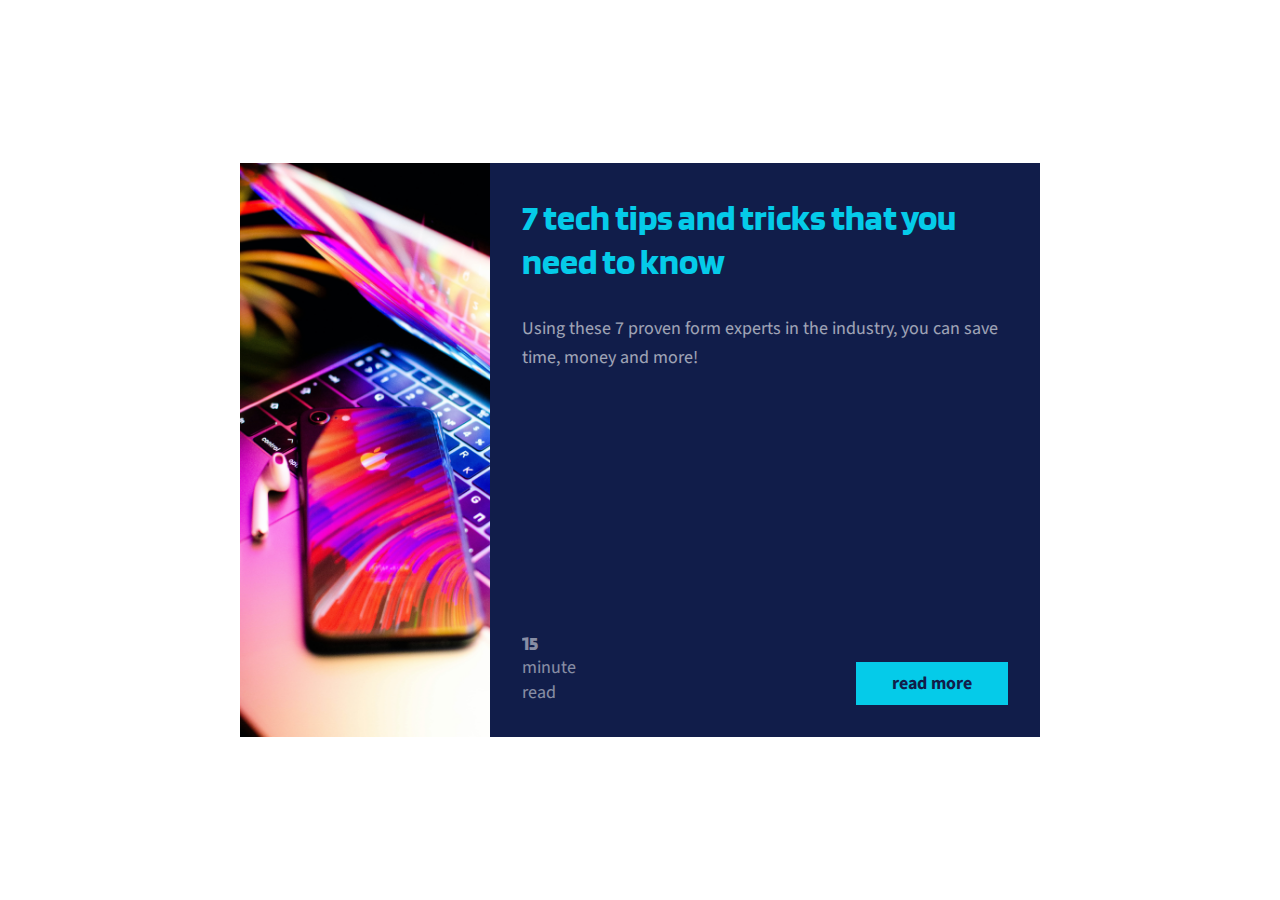
<file: index.html>
<!DOCTYPE html>
<html lang="en">
  <head>
    <meta charset="UTF-8" />
    <meta http-equiv="X-UA-Compatible" content="IE=edge" />
    <meta name="viewport" content="width=device-width, initial-scale=1.0" />
    <title>Grid card</title>
    <link rel="stylesheet" href="./style.css" />
  </head>
  <body>
    <div class="card">
      <img
        src="./img/katsevich-unsplash.jpg"
        alt="image of an iphone on a macbook"
        class="card-img"
      />
      <h2 class="card-title">7 tech tips and tricks that you need to know</h2>
      <p class="card-body">
        Using these 7 proven form experts in the industry, you can save time,
        money and more!
      </p>
      <div class="card-read-time">
        <span class="bold">15</span> minute <br />read
      </div>
      <div class="card-btn">read more</div>
    </div>
  </body>
</html>
</file>
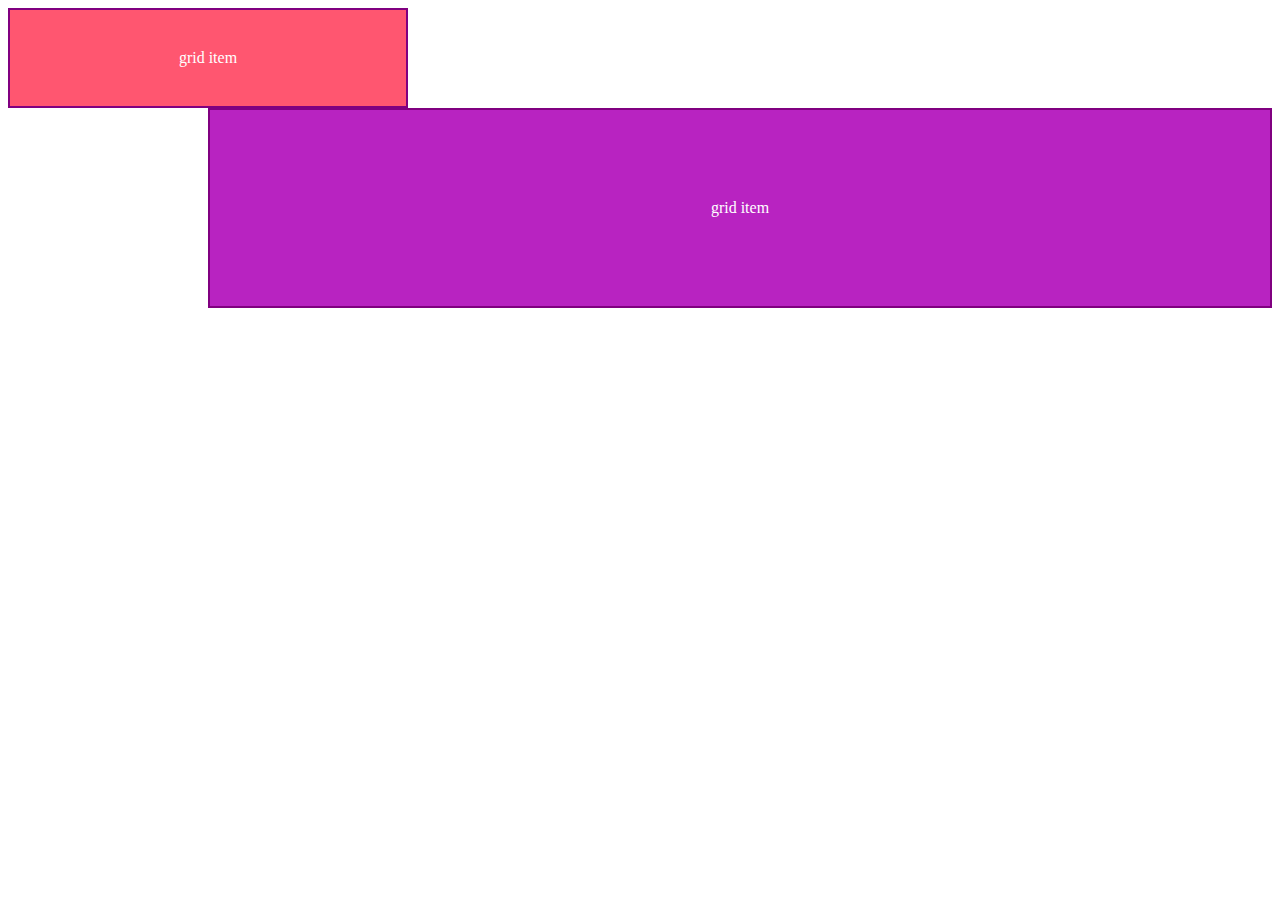
<file: tests/placing-items/index.html>
<!DOCTYPE html>
<html lang="en">
  <head>
    <meta charset="UTF-8" />
    <meta http-equiv="X-UA-Compatible" content="IE=edge" />
    <meta name="viewport" content="width=device-width, initial-scale=1.0" />
    <title>Document</title>
    <link rel="stylesheet" href="./style.css" />
  </head>
  <body>
    <div class="grid">
      <div class="grid-item one">grid item</div>
      <div class="grid-item two">grid item</div>
    </div>
  </body>
</html>
</file>
<file: style.css>
@import url("https://fonts.googleapis.com/css2?family=Blinker:wght@700&family=Source+Sans+Pro:wght@400;700&display=swap");

* {
  margin: 0;
  padding: 0;
  box-sizing: border-box;
}

body {
  height: 100vh;
  margin: 0;
  padding: 0;
  display: flex;
  justify-content: center;
  align-items: center;
  color: #fff;
  font-family: "Source Sans Pro", sans-serif;
  font-size: 16px;
}

.card {
  max-width: 800px;
  width: 80%;
  background: #111d4a;
  display: grid;
  grid-template: 200px auto auto 150px 1rem/ 2rem auto auto 2rem;
  grid-gap: 1rem 0;
}

.card-img {
  grid-column: 1/-1;
  grid-row: 1/2;
  height: 100%;
  width: 100%;
  object-fit: cover;
}

.card-title {
  padding-top: 0.4rem;
  font-family: "Blinker", sans-serif;
  font-size: 28px;
  color: #05cbe9;
  grid-column: 2/-2;
}

.card-body {
  grid-column: 2/-2;
  opacity: 0.6;
  line-height: 1.6;
}

.card-read-time {
  grid-column: 2;
  align-self: end;
  opacity: 0.5;
}
.card-btn {
  grid-column: 3;
  align-self: end;
  justify-self: end;
  padding: 0.5em 2em;
  background: #05cbe9;
  font-weight: bold;
  color: #111d4a;
  cursor: pointer;
}

.card-btn:hover {
  color: #111d4ab9;
  background: #05a6bf;
}

.bold {
  display: block;
  font-weight: bold;
  font-family: "Blinker", sans-serif;
  font-size: 20px;
}

@media (min-width: 700px) {
  body {
    font-size: 18px;
  }
  .card {
    grid-template: 0px auto auto 300px 0px / 250px auto auto 0px;
    grid-gap: 2rem;
  }
  .card-img {
    grid-column: 1;
    grid-row: 1/-1;
  }

  .card-title {
    padding-top: 0;
    grid-row: 2;
    font-size: 36px;
  }

  .card-body {
    grid-row: 3;
  }

  .card-read-time {
    grid-column: 2;
    align-self: end;
    opacity: 0.5;
    grid-row: 4;
  }
  .card-btn {
    grid-column: 3;
    align-self: end;
    justify-self: end;
    grid-row: 4;
  }
}

@media (min-width: 700px) and (max-width: 750px) {
  .card-btn,
  .card-read-time {
    font-size: 14px;
  }
}
</file>
<file: tests/placing-items/style.css>
/* Has to be a square or rectangle*/
/* items won't overlap unless explicit */
/* always starting on starting line */

.grid {
  display: grid;
  grid-template: 100px 100px 100px / 200px 200px 200px;
}

.grid-item {
  color: #fff;
  padding: 1em 2em;
  border: 2px solid purple;
  display: flex;
  align-items: center;
  justify-content: center;
}
/* 
.one {
  background: #b823c1;
  grid-column-start: 2;
  grid-column-end: 4; 
   grid-column: 1/4; 
   grid-row-start: 2;
  grid-row-end: 3; 
  grid-row: 1/-1; 
} */

/* .two {
  background: #ff5670;
  grid-column: 2/-1;
  grid-row: 2/3;
} */

.one {
  background: #b823c1;
  grid-column: 2 / span 3; /* start/ span num */
  grid-row: 2 / span 2;
}

.two {
  background: #ff5670;
  grid-column: 1/-2;
}

/* default to auto height and grid items strech by default */
/* align-items same as flexbox */
/* justify-items horizontal */
/* align-self same as flexbox */
/* justify-self  horizontal */
/* img width and heigh matches the cell */
/* grid-gap */
</file>
